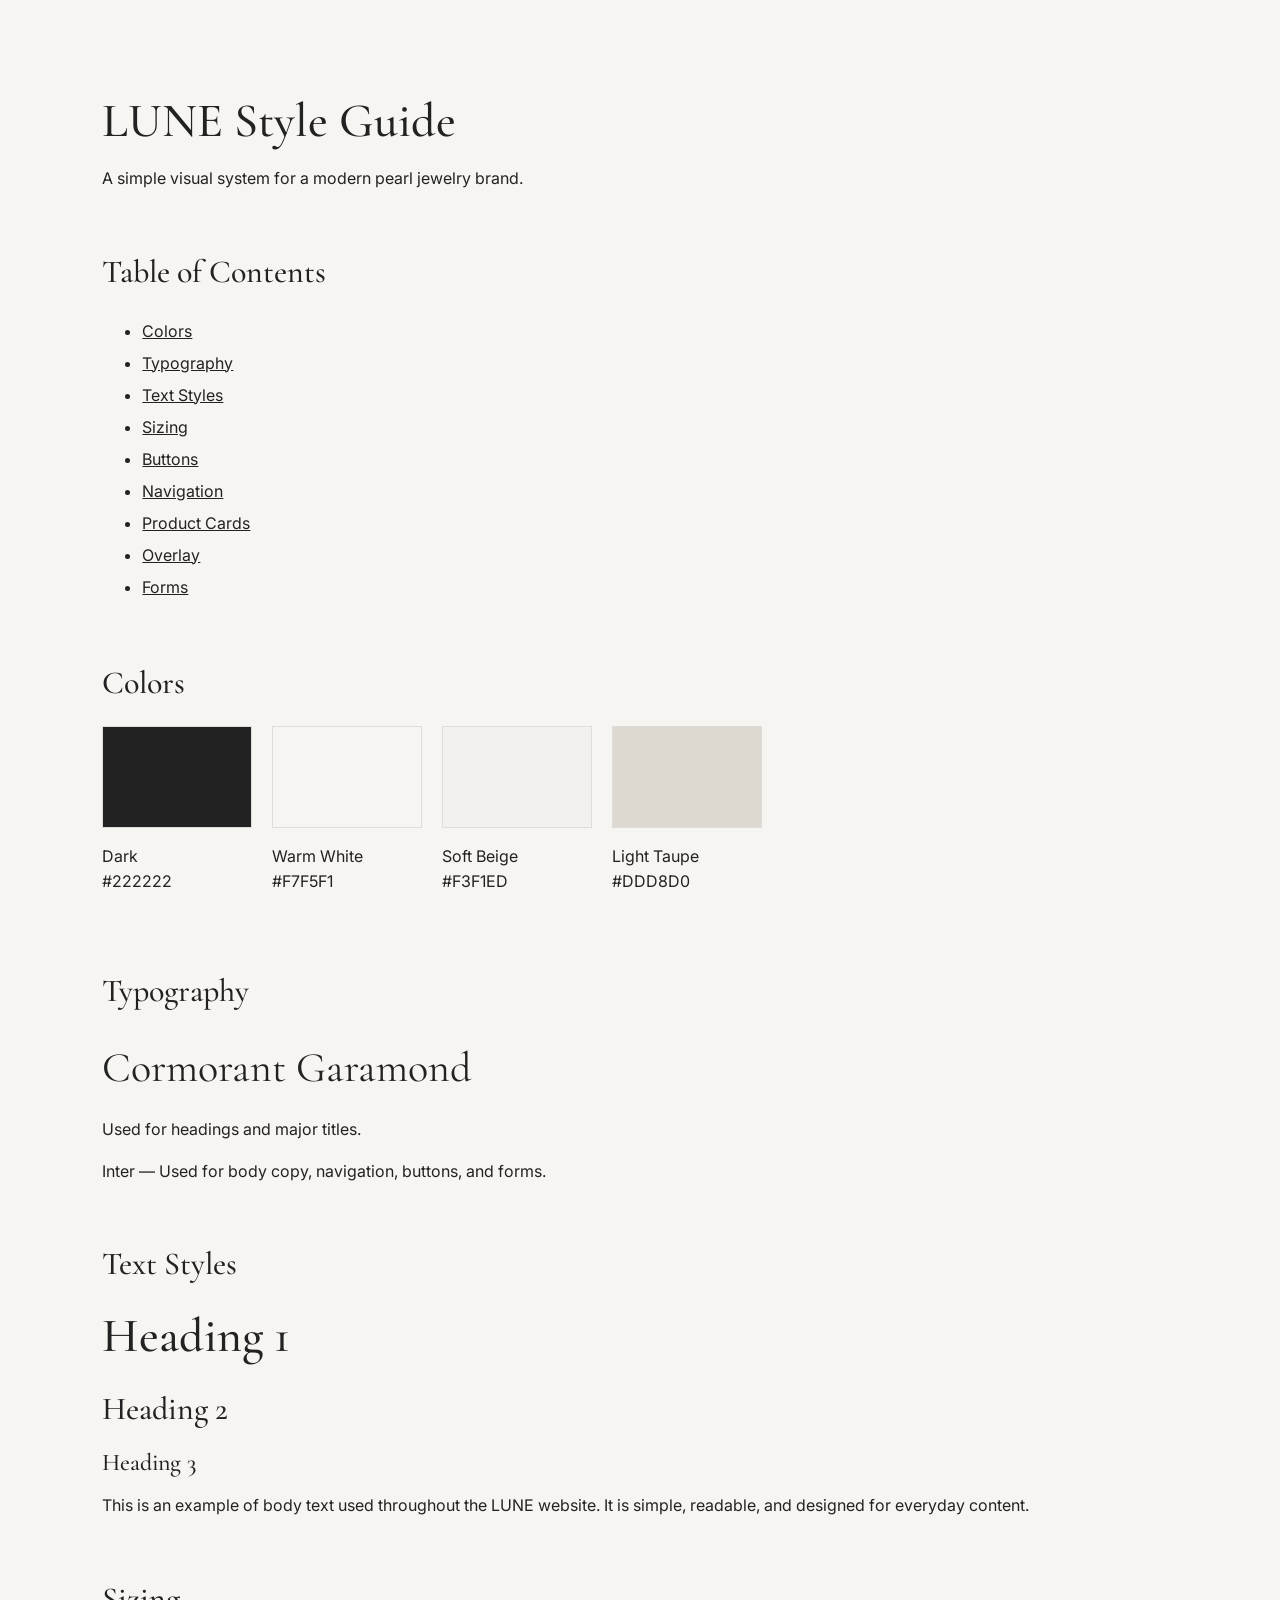
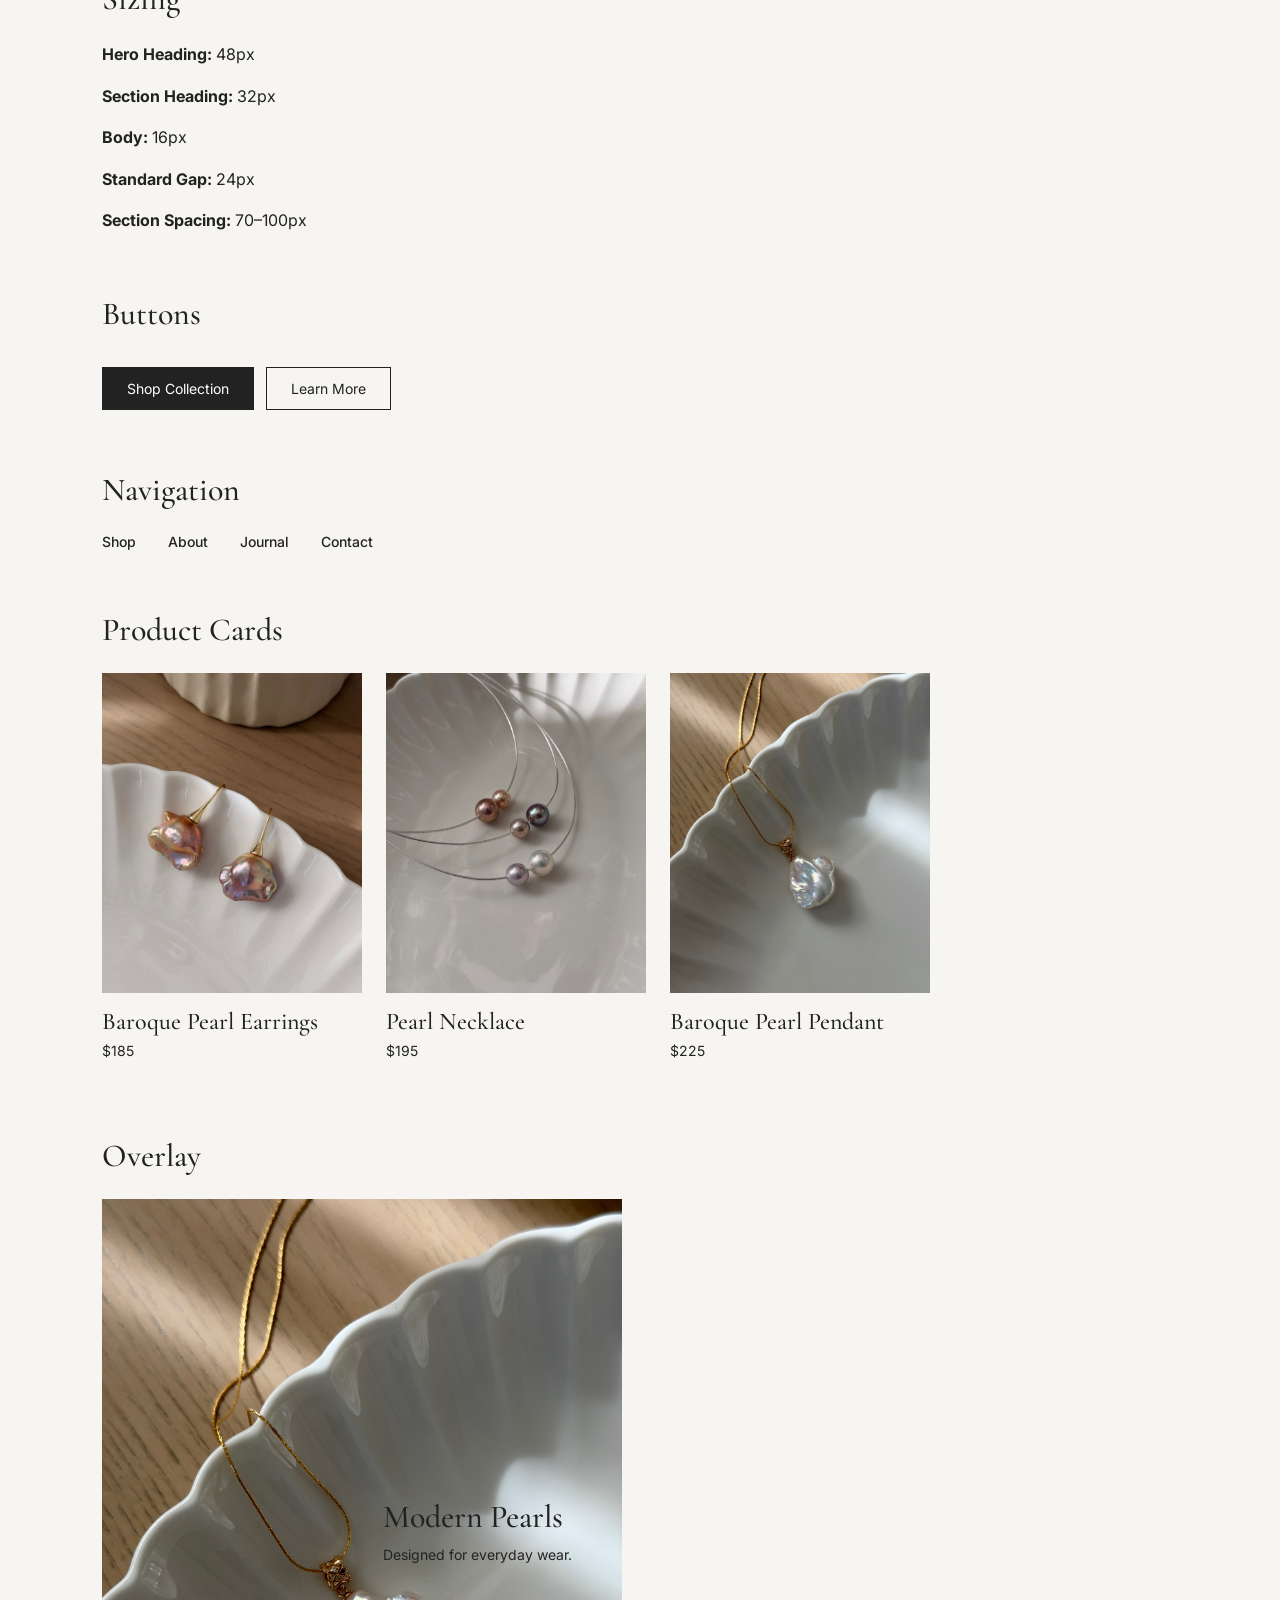
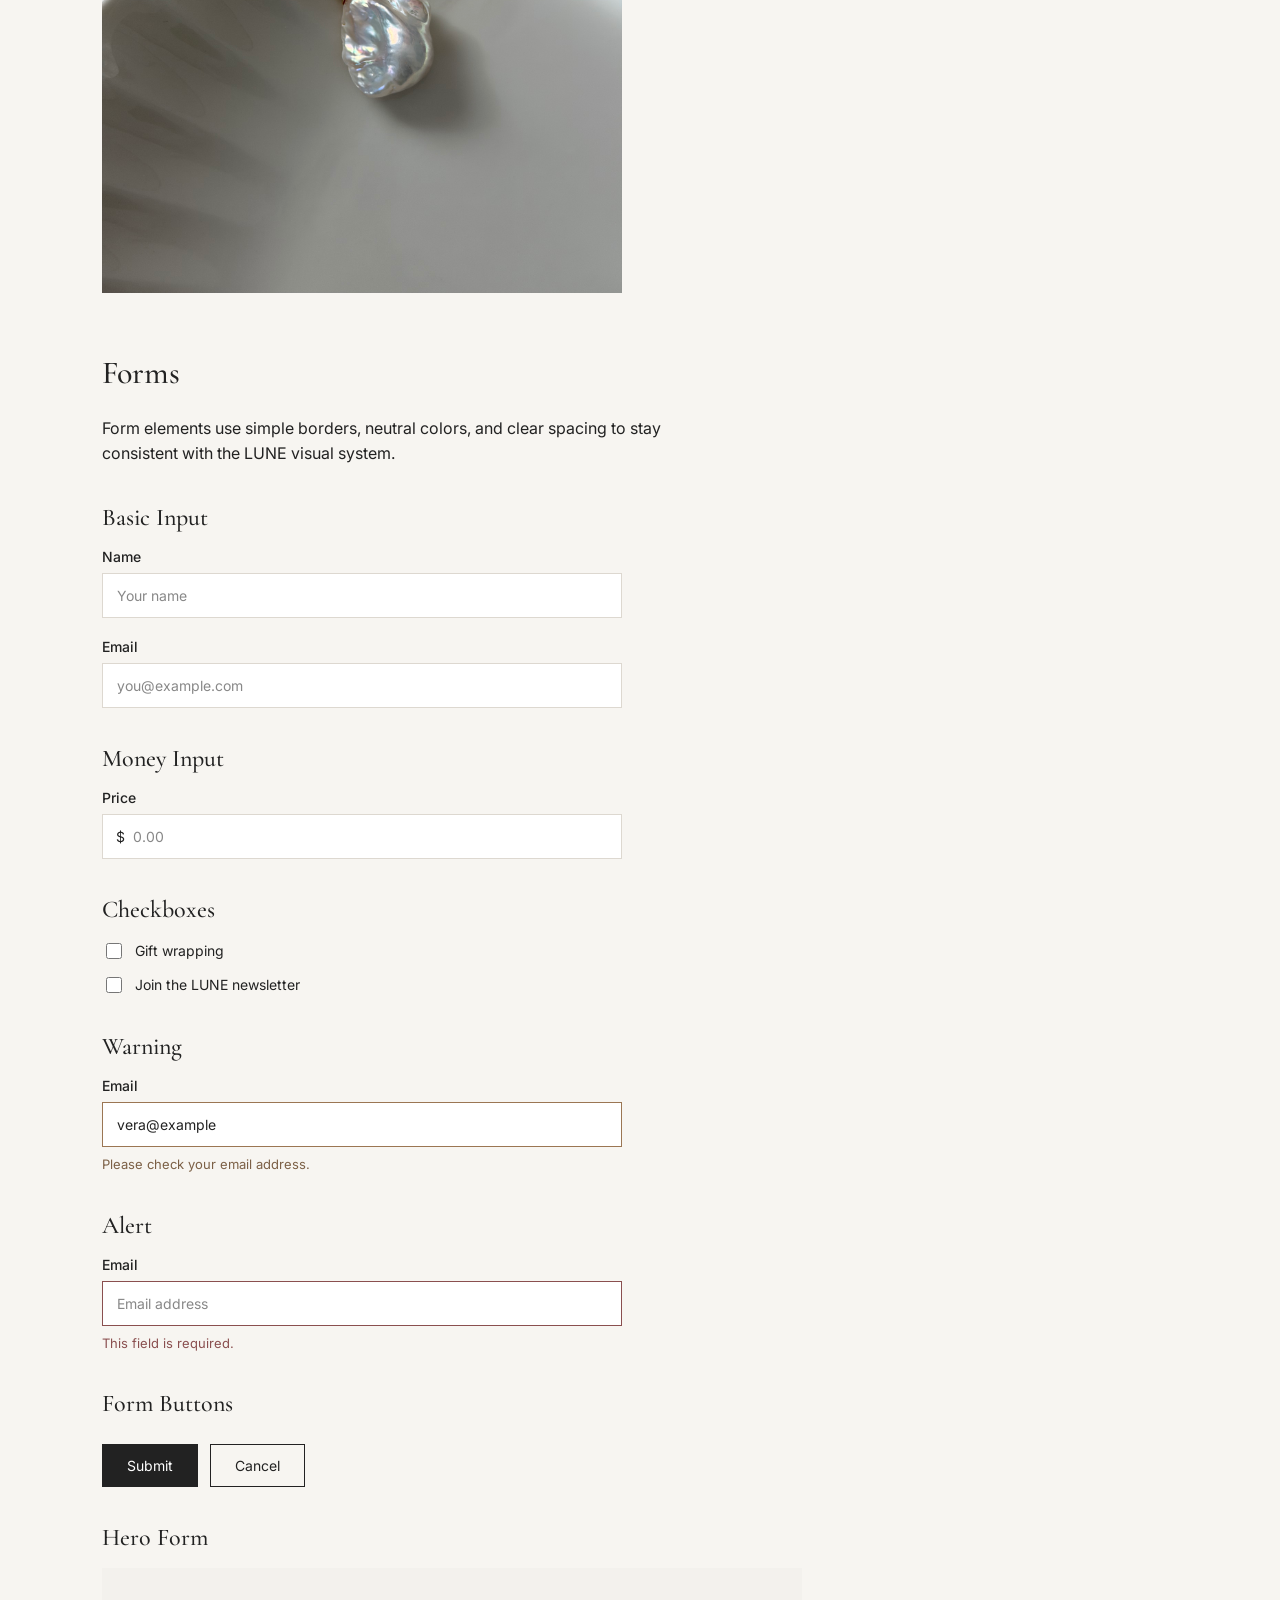
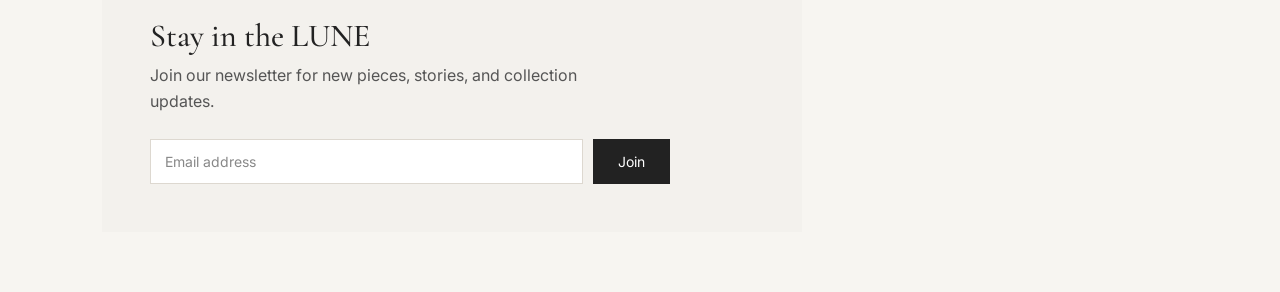
<file: vera.liu/style-guide/index.html>
<!DOCTYPE html>
<html lang="en">

<head>
    <meta charset="UTF-8">
    <meta name="viewport" content="width=device-width, initial-scale=1.0">

    <title>LUNE Style Guide</title>

    <link rel="preconnect" href="https://fonts.googleapis.com">
    <link rel="preconnect" href="https://fonts.gstatic.com" crossorigin>
    <link href="https://fonts.googleapis.com/css2?family=Cormorant+Garamond:wght@500;600&family=Inter:wght@400;500;600&display=swap" rel="stylesheet">

    <style>

        body {
            margin: 0;
            padding: 60px 8%;
            font-family: "Inter", sans-serif;
            color: #222;
            background: #f7f5f1;
        }

        h1,
        h2,
        h3 {
            font-family: "Cormorant Garamond", serif;
            font-weight: 500;
        }

        h1 {
            font-size: 48px;
            margin-bottom: 10px;
        }

        h2 {
            font-size: 32px;
            margin-top: 60px;
            margin-bottom: 24px;
        }

        h3 {
            font-size: 24px;
        }

        p {
            font-size: 16px;
            line-height: 1.6;
        }

        a {
            color: #222;
        }


        /* TABLE OF CONTENTS */

        .toc {
            line-height: 2;
        }


        /* COLORS */

        .color-row {
            display: flex;
            gap: 20px;
            flex-wrap: wrap;
        }

        .color-box {
            width: 150px;
        }

        .swatch {
            height: 100px;
            border: 1px solid #ddd;
        }

        .dark {
            background: #222222;
        }

        .warm-white {
            background: #f7f5f1;
        }

        .soft-beige {
            background: #f3f1ed;
        }

        .taupe {
            background: #ddd8d0;
        }


        /* TYPOGRAPHY */

        .sample-heading {
            font-family: "Cormorant Garamond", serif;
            font-size: 42px;
            margin-top: 0;
            margin-bottom: 12px;
        }

        .sample-body {
            font-family: "Inter", sans-serif;
            font-size: 16px;
        }


        /* TEXT STYLE SAMPLES */

        .text-style-samples h1 {
            margin: 0 0 24px;
        }

        .text-style-samples h2 {
            margin: 0 0 20px;
        }

        .text-style-samples h3 {
            margin: 0 0 16px;
        }

        .text-style-samples p {
            margin: 0;
        }


        /* BUTTONS */

        .button {
            display: inline-block;
            padding: 12px 24px;
            margin-top: 10px;
            margin-right: 8px;
            background: #222;
            color: #fff;
            border: 1px solid #222;
            text-decoration: none;
            font-family: "Inter", sans-serif;
            font-size: 14px;
            cursor: pointer;
        }

        .button-secondary {
            background: transparent;
            color: #222;
        }


        /* NAVIGATION */

        .nav-sample {
            display: flex;
            gap: 32px;
            flex-wrap: wrap;
        }

        .nav-sample a {
            font-size: 14px;
            font-weight: 500;
            text-decoration: none;
        }

        .nav-sample a:hover {
            text-decoration: underline;
        }


        /* PRODUCT CARDS */

        .product-row {
            display: flex;
            gap: 24px;
            flex-wrap: wrap;
        }

        .product-card {
            width: 260px;
        }

        .product-card img {
            width: 100%;
            height: 320px;
            object-fit: cover;
            display: block;
        }

        .product-card h3 {
            margin-top: 14px;
            margin-bottom: 4px;
        }

        .product-card p {
            margin-top: 0;
            font-size: 14px;
        }


        /* OVERLAY */

        .overlay-sample {
            position: relative;
            width: 520px;
            max-width: 100%;
        }

        .overlay-sample img {
            width: 100%;
            display: block;
        }

        .overlay-text {
            position: absolute;
            top: 48%;
            right: 8%;
            transform: translateY(-50%);
            width: 38%;
            text-align: left;
            color: #222;
        }

        .overlay-text h3 {
            font-size: 32px;
            margin: 0 0 8px;
        }

        .overlay-text p {
            margin: 0;
            font-size: 14px;
        }


        /* FORMS */

        .form-intro {
            max-width: 620px;
            margin-bottom: 36px;
        }

        .form-example {
            width: 520px;
            max-width: 100%;
            margin-bottom: 36px;
        }

        .form-subheading {
            margin-top: 36px;
            margin-bottom: 16px;
        }

        .form-group {
            margin-bottom: 20px;
        }

        .form-group label {
            display: block;
            margin-bottom: 8px;
            font-size: 14px;
            font-weight: 500;
        }

        .form-input {
            width: 100%;
            box-sizing: border-box;
            padding: 13px 14px;
            border: 1px solid #ddd8d0;
            background: #fff;
            color: #222;
            font-family: "Inter", sans-serif;
            font-size: 14px;
        }

        .form-input:focus {
            outline: none;
            border-color: #222;
        }

        .form-input::placeholder {
            color: #888;
        }


        /* MONEY */

        .money-field {
            position: relative;
        }

        .money-field span {
            position: absolute;
            left: 14px;
            top: 50%;
            transform: translateY(-50%);
            font-size: 14px;
        }

        .money-field .form-input {
            padding-left: 30px;
        }


        /* CHECKBOXES */

        .checkbox-row {
            display: flex;
            align-items: center;
            gap: 10px;
            margin-bottom: 12px;
            font-size: 14px;
        }

        .checkbox-row input {
            width: 16px;
            height: 16px;
            accent-color: #222;
        }


        /* WARNING + ALERT */

        .input-warning {
            border-color: #9b7653;
        }

        .input-alert {
            border-color: #8a4f4f;
        }

        .message {
            margin-top: 7px;
            margin-bottom: 0;
            font-size: 13px;
        }

        .warning-text {
            color: #7c6046;
        }

        .alert-text {
            color: #8a4f4f;
        }


        /* HERO FORM */

        .hero-form {
            width: 700px;
            max-width: 100%;
            box-sizing: border-box;
            padding: 48px;
            background: #f3f1ed;
        }

        .hero-form h3 {
            margin: 0 0 8px;
            font-size: 32px;
        }

        .hero-form p {
            max-width: 480px;
            margin: 0 0 24px;
            color: #555;
        }

        .hero-input-row {
            display: flex;
            gap: 10px;
            max-width: 520px;
        }

        .hero-input-row .form-input {
            flex: 1;
        }

        .hero-input-row .button {
            margin: 0;
            white-space: nowrap;
        }


        /* RESPONSIVE */

        @media (max-width: 600px) {

            body {
                padding: 40px 6%;
            }

            .hero-input-row {
                flex-direction: column;
            }

            .hero-form {
                padding: 32px 24px;
            }

        }

    </style>
</head>


<body>

    <h1>LUNE Style Guide</h1>

    <p>
        A simple visual system for a modern pearl jewelry brand.
    </p>


    <h2>Table of Contents</h2>

    <ul class="toc">
        <li><a href="#colors">Colors</a></li>
        <li><a href="#typography">Typography</a></li>
        <li><a href="#text">Text Styles</a></li>
        <li><a href="#sizing">Sizing</a></li>
        <li><a href="#buttons">Buttons</a></li>
        <li><a href="#navigation">Navigation</a></li>
        <li><a href="#product-cards">Product Cards</a></li>
        <li><a href="#overlay">Overlay</a></li>
        <li><a href="#forms">Forms</a></li>
    </ul>


    <h2 id="colors">Colors</h2>

    <div class="color-row">

        <div class="color-box">
            <div class="swatch dark"></div>
            <p>Dark<br>#222222</p>
        </div>

        <div class="color-box">
            <div class="swatch warm-white"></div>
            <p>Warm White<br>#F7F5F1</p>
        </div>

        <div class="color-box">
            <div class="swatch soft-beige"></div>
            <p>Soft Beige<br>#F3F1ED</p>
        </div>

        <div class="color-box">
            <div class="swatch taupe"></div>
            <p>Light Taupe<br>#DDD8D0</p>
        </div>

    </div>


    <h2 id="typography">Typography</h2>

    <p class="sample-heading">
        Cormorant Garamond
    </p>

    <p>
        Used for headings and major titles.
    </p>

    <p class="sample-body">
        Inter — Used for body copy, navigation, buttons, and forms.
    </p>


    <h2 id="text">Text Styles</h2>

    <div class="text-style-samples">

        <h1>Heading 1</h1>

        <h2>Heading 2</h2>

        <h3>Heading 3</h3>

        <p>
            This is an example of body text used throughout the LUNE website.
            It is simple, readable, and designed for everyday content.
        </p>

    </div>


    <h2 id="sizing">Sizing</h2>

    <p><strong>Hero Heading:</strong> 48px</p>
    <p><strong>Section Heading:</strong> 32px</p>
    <p><strong>Body:</strong> 16px</p>
    <p><strong>Standard Gap:</strong> 24px</p>
    <p><strong>Section Spacing:</strong> 70–100px</p>


    <h2 id="buttons">Buttons</h2>

    <a href="#" class="button">
        Shop Collection
    </a>

    <a href="#" class="button button-secondary">
        Learn More
    </a>


    <h2 id="navigation">Navigation</h2>

    <div class="nav-sample">
        <a href="#">Shop</a>
        <a href="#">About</a>
        <a href="#">Journal</a>
        <a href="#">Contact</a>
    </div>


    <h2 id="product-cards">Product Cards</h2>

    <div class="product-row">

        <div class="product-card">

            <img
                src="images/earrings.jpg"
                alt="Baroque pearl earrings"
            >

            <h3>
                Baroque Pearl Earrings
            </h3>

            <p>$185</p>

        </div>


        <div class="product-card">

            <img
                src="images/necklace.jpg"
                alt="Pearl necklace"
            >

            <h3>
                Pearl Necklace
            </h3>

            <p>$195</p>

        </div>


        <div class="product-card">

            <img
                src="images/pendant.jpg"
                alt="Baroque pearl pendant"
            >

            <h3>
                Baroque Pearl Pendant
            </h3>

            <p>$225</p>

        </div>

    </div>


    <h2 id="overlay">Overlay</h2>

    <div class="overlay-sample">

        <img
            src="images/pendant.jpg"
            alt="Baroque pearl pendant"
        >

        <div class="overlay-text">

            <h3>
                Modern Pearls
            </h3>

            <p>
                Designed for everyday wear.
            </p>

        </div>

    </div>


    <!-- FORMS -->


    <h2 id="forms">Forms</h2>

    <p class="form-intro">
        Form elements use simple borders, neutral colors, and clear spacing
        to stay consistent with the LUNE visual system.
    </p>


    <h3 class="form-subheading">
        Basic Input
    </h3>

    <div class="form-example">

        <div class="form-group">

            <label for="name">
                Name
            </label>

            <input
                class="form-input"
                type="text"
                id="name"
                placeholder="Your name"
            >

        </div>


        <div class="form-group">

            <label for="email">
                Email
            </label>

            <input
                class="form-input"
                type="email"
                id="email"
                placeholder="you@example.com"
            >

        </div>

    </div>


    <h3 class="form-subheading">
        Money Input
    </h3>

    <div class="form-example">

        <div class="form-group">

            <label for="price">
                Price
            </label>

            <div class="money-field">

                <span>$</span>

                <input
                    class="form-input"
                    type="text"
                    id="price"
                    placeholder="0.00"
                >

            </div>

        </div>

    </div>


    <h3 class="form-subheading">
        Checkboxes
    </h3>

    <div class="form-example">

        <label class="checkbox-row">

            <input type="checkbox">

            Gift wrapping

        </label>


        <label class="checkbox-row">

            <input type="checkbox">

            Join the LUNE newsletter

        </label>

    </div>


    <h3 class="form-subheading">
        Warning
    </h3>

    <div class="form-example">

        <div class="form-group">

            <label for="warning-email">
                Email
            </label>

            <input
                class="form-input input-warning"
                type="email"
                id="warning-email"
                value="vera@example"
            >

            <p class="message warning-text">
                Please check your email address.
            </p>

        </div>

    </div>


    <h3 class="form-subheading">
        Alert
    </h3>

    <div class="form-example">

        <div class="form-group">

            <label for="required-email">
                Email
            </label>

            <input
                class="form-input input-alert"
                type="email"
                id="required-email"
                placeholder="Email address"
            >

            <p class="message alert-text">
                This field is required.
            </p>

        </div>

    </div>


    <h3 class="form-subheading">
        Form Buttons
    </h3>

    <div class="form-example">

        <button
            class="button"
            type="button"
        >
            Submit
        </button>

        <button
            class="button button-secondary"
            type="button"
        >
            Cancel
        </button>

    </div>


    <h3 class="form-subheading">
        Hero Form
    </h3>

    <div class="hero-form">

        <h3>
            Stay in the LUNE
        </h3>

        <p>
            Join our newsletter for new pieces,
            stories, and collection updates.
        </p>

        <div class="hero-input-row">

            <input
                class="form-input"
                type="email"
                placeholder="Email address"
            >

            <button
                class="button"
                type="button"
            >
                Join
            </button>

        </div>

    </div>


</body>

</html>
</file>
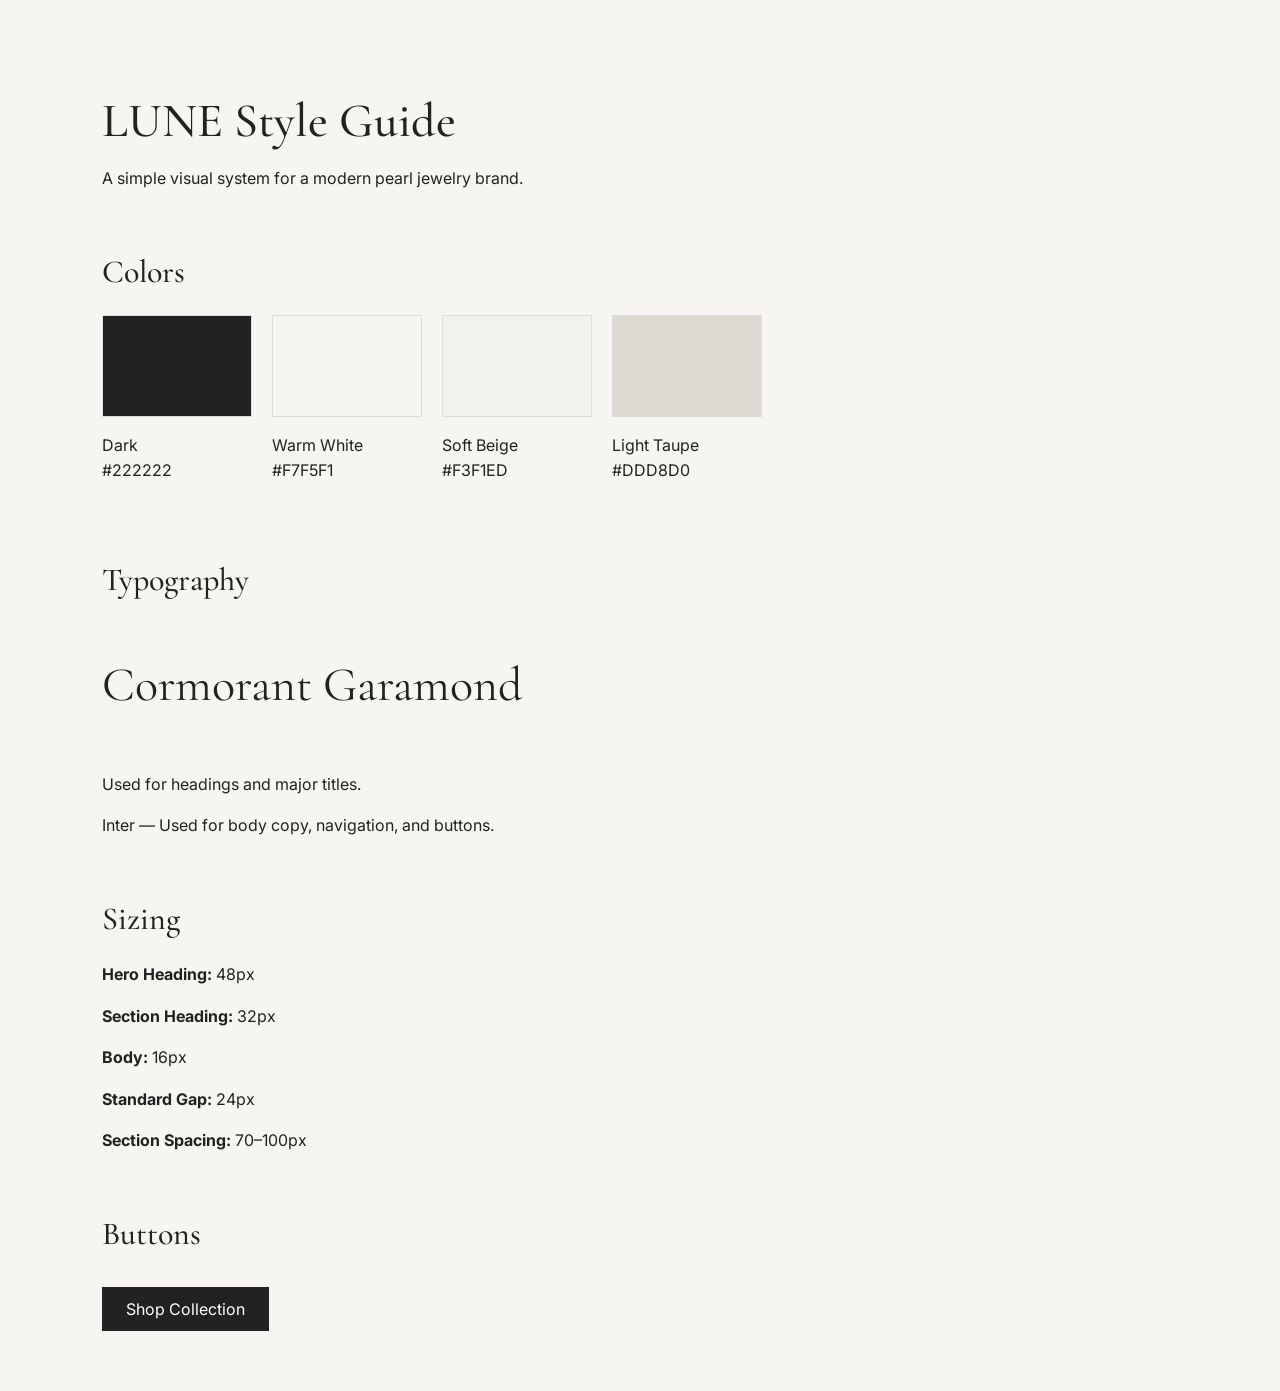
<file: vera.liu/ style-guide.html>
<!DOCTYPE html>
<html lang="en">

<head>
    <meta charset="UTF-8">
    <meta name="viewport" content="width=device-width, initial-scale=1.0">

    <title>LUNE Style Guide</title>

    <link rel="preconnect" href="https://fonts.googleapis.com">
    <link rel="preconnect" href="https://fonts.gstatic.com" crossorigin>
    <link href="https://fonts.googleapis.com/css2?family=Cormorant+Garamond:wght@500;600&family=Inter:wght@400;500;600&display=swap" rel="stylesheet">

    <style>

        body {
            margin: 0;
            padding: 60px 8%;
            font-family: "Inter", sans-serif;
            color: #222;
            background: #f7f5f1;
        }

        h1,
        h2,
        h3 {
            font-family: "Cormorant Garamond", serif;
            font-weight: 500;
        }

        h1 {
            font-size: 48px;
            margin-bottom: 10px;
        }

        h2 {
            font-size: 32px;
            margin-top: 60px;
            margin-bottom: 24px;
        }

        p {
            line-height: 1.6;
        }

        .color-row {
            display: flex;
            gap: 20px;
            flex-wrap: wrap;
        }

        .color-box {
            width: 150px;
        }

        .swatch {
            height: 100px;
            border: 1px solid #ddd;
        }

        .dark {
            background: #222222;
        }

        .warm-white {
            background: #f7f5f1;
        }

        .soft-beige {
            background: #f3f1ed;
        }

        .taupe {
            background: #ddd8d0;
        }

        .sample-heading {
            font-family: "Cormorant Garamond", serif;
            font-size: 48px;
        }

        .sample-body {
            font-family: "Inter", sans-serif;
            font-size: 16px;
        }

        .button {
            display: inline-block;
            margin-top: 10px;
            padding: 12px 24px;
            background: #222;
            color: white;
            text-decoration: none;
        }

    </style>
</head>

<body>

    <h1>LUNE Style Guide</h1>
    <p>A simple visual system for a modern pearl jewelry brand.</p>

    <h2>Colors</h2>

    <div class="color-row">

        <div class="color-box">
            <div class="swatch dark"></div>
            <p>Dark<br>#222222</p>
        </div>

        <div class="color-box">
            <div class="swatch warm-white"></div>
            <p>Warm White<br>#F7F5F1</p>
        </div>

        <div class="color-box">
            <div class="swatch soft-beige"></div>
            <p>Soft Beige<br>#F3F1ED</p>
        </div>

        <div class="color-box">
            <div class="swatch taupe"></div>
            <p>Light Taupe<br>#DDD8D0</p>
        </div>

    </div>

    <h2>Typography</h2>

    <p class="sample-heading">Cormorant Garamond</p>
    <p>Used for headings and major titles.</p>

    <p class="sample-body">
        Inter — Used for body copy, navigation, and buttons.
    </p>

    <h2>Sizing</h2>

    <p><strong>Hero Heading:</strong> 48px</p>
    <p><strong>Section Heading:</strong> 32px</p>
    <p><strong>Body:</strong> 16px</p>
    <p><strong>Standard Gap:</strong> 24px</p>
    <p><strong>Section Spacing:</strong> 70–100px</p>

    <h2>Buttons</h2>

    <a href="#" class="button">Shop Collection</a>

</body>

</html>
</file>
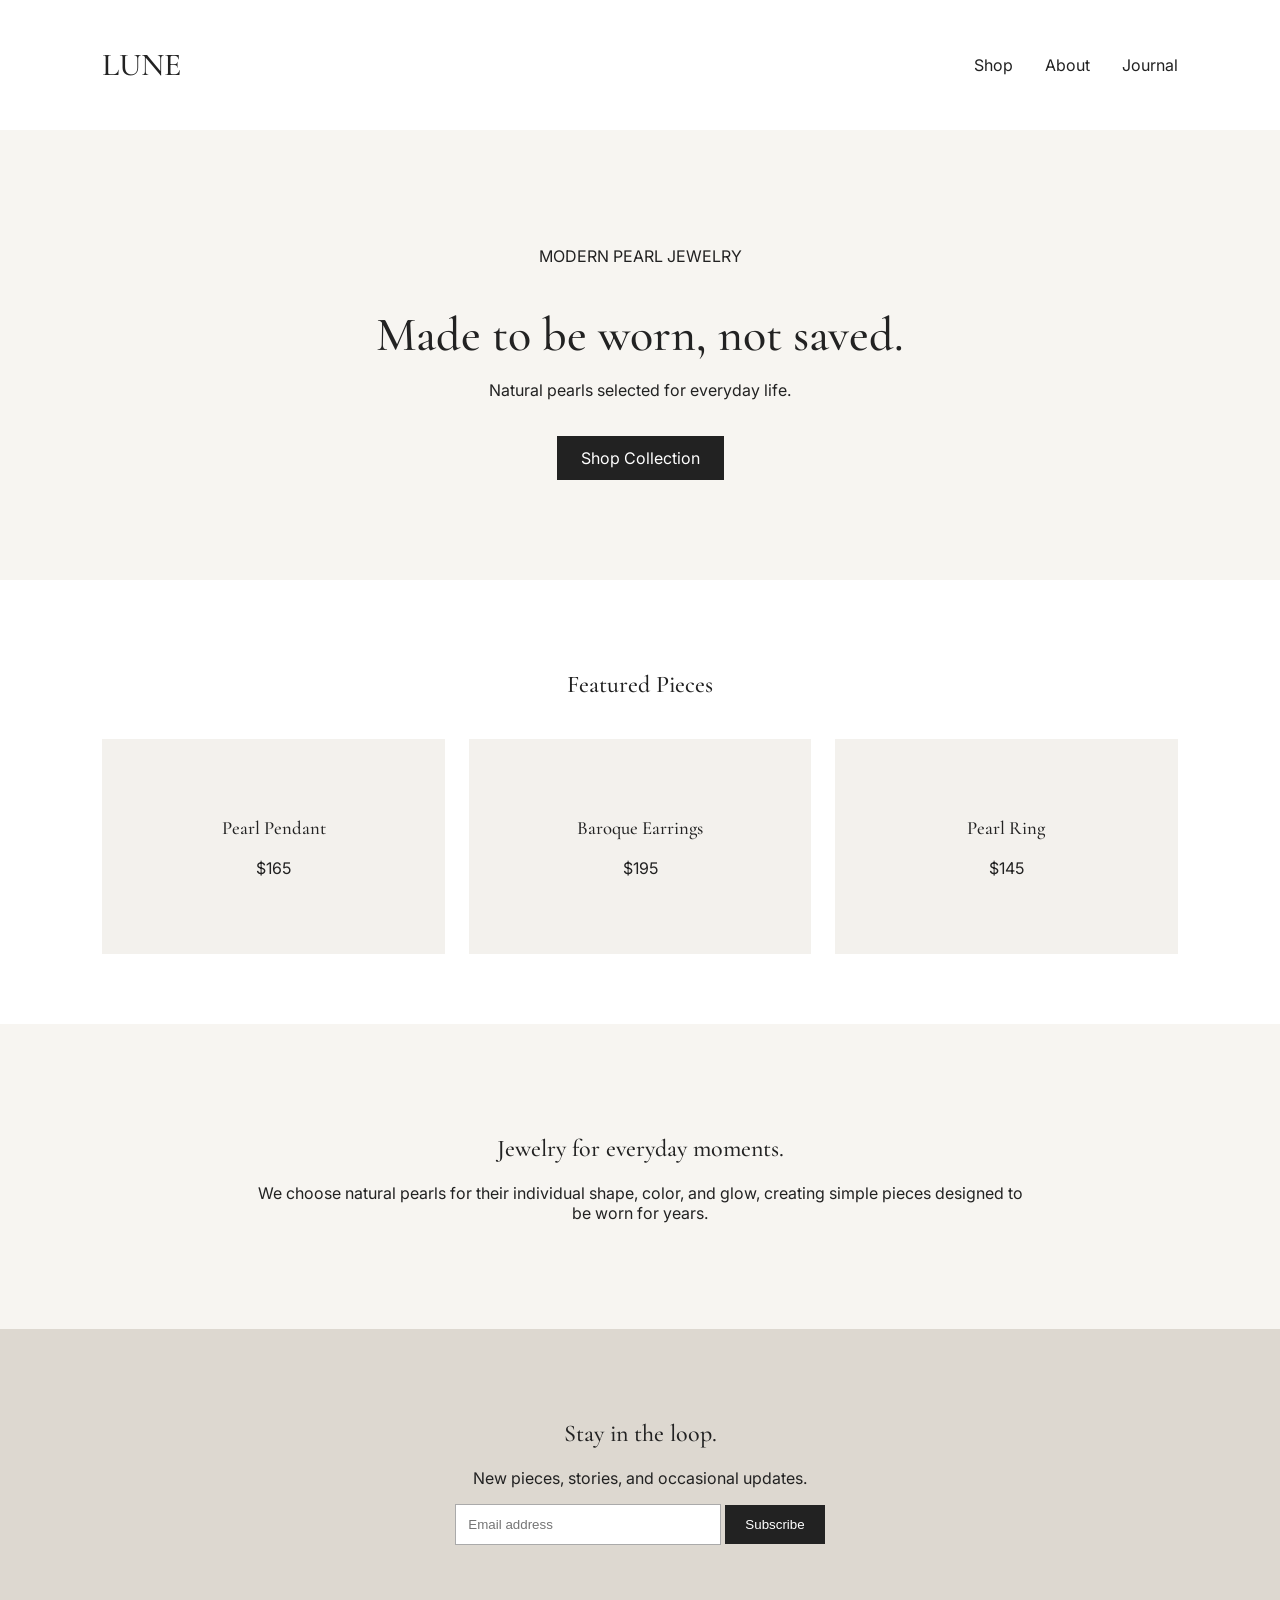
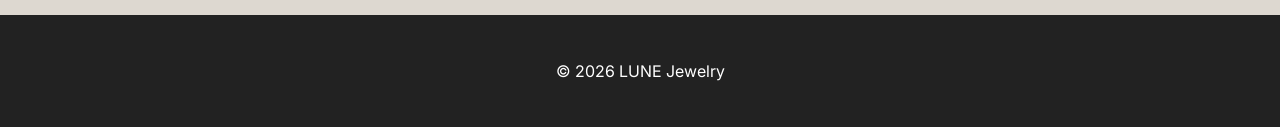
<file: vera.liu/index-backup.html>
<!DOCTYPE html>
<html lang="en">

<head>
    <meta charset="UTF-8">
    <meta name="viewport" content="width=device-width, initial-scale=1.0">

    <title>LUNE Jewelry</title>

    <!-- Google Fonts -->
    <link rel="preconnect" href="https://fonts.googleapis.com">
    <link rel="preconnect" href="https://fonts.gstatic.com" crossorigin>
    <link href="https://fonts.googleapis.com/css2?family=Cormorant+Garamond:wght@500;600&family=Inter:wght@400;500;600&display=swap" rel="stylesheet">

    <!-- Main CSS -->
    <link rel="stylesheet" href="css/style.css">

</head>

<body>

    <!-- Header -->
    <header>
        <h1>LUNE</h1>

        <nav>
            <a href="#">Shop</a>
            <a href="#">About</a>
            <a href="#">Journal</a>
        </nav>
    </header>

    <main>

        <!-- Hero Section -->
        <section class="hero">
            <p>MODERN PEARL JEWELRY</p>
            <h2>Made to be worn, not saved.</h2>
            <p>Natural pearls selected for everyday life.</p>
            <a href="#" class="button">Shop Collection</a>
        </section>

        <!-- Featured Products -->
        <section class="products">
            <h2>Featured Pieces</h2>

            <div class="product-grid">

                <div class="product-card">
                    <h3>Pearl Pendant</h3>
                    <p>$165</p>
                </div>

                <div class="product-card">
                    <h3>Baroque Earrings</h3>
                    <p>$195</p>
                </div>

                <div class="product-card">
                    <h3>Pearl Ring</h3>
                    <p>$145</p>
                </div>

            </div>
        </section>

        <!-- About Section -->
        <section class="about">
            <h2>Jewelry for everyday moments.</h2>

            <p>
                We choose natural pearls for their individual shape, color,
                and glow, creating simple pieces designed to be worn for years.
            </p>
        </section>

        <!-- Newsletter -->
        <section class="newsletter">
            <h2>Stay in the loop.</h2>
            <p>New pieces, stories, and occasional updates.</p>

            <input type="email" placeholder="Email address">
            <button>Subscribe</button>
        </section>

    </main>

    <!-- Footer -->
    <footer>
        <p>© 2026 LUNE Jewelry</p>
    </footer>

</body>

</html>
</file>
<file: vera.liu/css/style.css>
body {
    margin: 0;
    font-family: "Inter", sans-serif;
    color: #222;
    background: #f7f5f1;
}

h1,
h2,
h3 {
    font-family: "Cormorant Garamond", serif;
    font-weight: 500;
}

header {
    display: flex;
    justify-content: space-between;
    align-items: center;
    padding: 24px 8%;
    background: white;
}

nav a {
    margin-left: 28px;
    text-decoration: none;
    color: #222;
}

.hero {
    padding: 100px 8%;
    text-align: center;
}

.hero h2 {
    font-size: 48px;
    margin-bottom: 16px;
}

.button {
    display: inline-block;
    margin-top: 20px;
    padding: 12px 24px;
    background: #222;
    color: white;
    text-decoration: none;
}

.products {
    padding: 70px 8%;
    background: white;
    text-align: center;
}

.product-grid {
    display: flex;
    gap: 24px;
    margin-top: 40px;
}

.product-card {
    flex: 1;
    background: #f3f1ed;
    padding: 60px 20px;
}

.about {
    padding: 90px 20%;
    text-align: center;
}

.newsletter {
    padding: 70px 8%;
    text-align: center;
    background: #ddd8d0;
}

input {
    padding: 12px;
    width: 240px;
    border: 1px solid #aaa;
}

button {
    padding: 12px 20px;
    border: none;
    background: #222;
    color: white;
}

footer {
    padding: 30px;
    text-align: center;
    background: #222;
    color: white;
}
/* Logo Link */
header h1 a {
    color: #222;
    text-decoration: none;
}

/* Module 12: Search, Sort, and Filter */

.shop-controls {
    display: flex;
    justify-content: center;
    align-items: center;
    flex-wrap: wrap;
    gap: 12px;
    margin: 20px auto;
    max-width: 700px;
}

.shop-controls input,
.shop-controls select {
    padding: 12px;
    border: 1px solid #aaa;
    background: white;
    color: #222;
    font-family: "Inter", sans-serif;
    font-size: 14px;
    width: 240px;
    box-sizing: border-box;
}

.shop-controls .button {
    margin-top: 0;
    padding: 12px 24px;
    font-family: "Inter", sans-serif;
    font-size: 14px;
    cursor: pointer;
}

/* Responsive Layout */

@media (max-width: 600px) {
    .shop-controls {
        flex-direction: column;
        align-items: stretch;
    }

    .shop-controls input,
    .shop-controls select,
    .shop-controls .button {
        width: 100%;
    }

    .product-grid {
        flex-direction: column;
    }

    .hero {
        padding: 60px 8%;
    }

    .hero h2 {
        font-size: 36px;
    }
}
</file>
